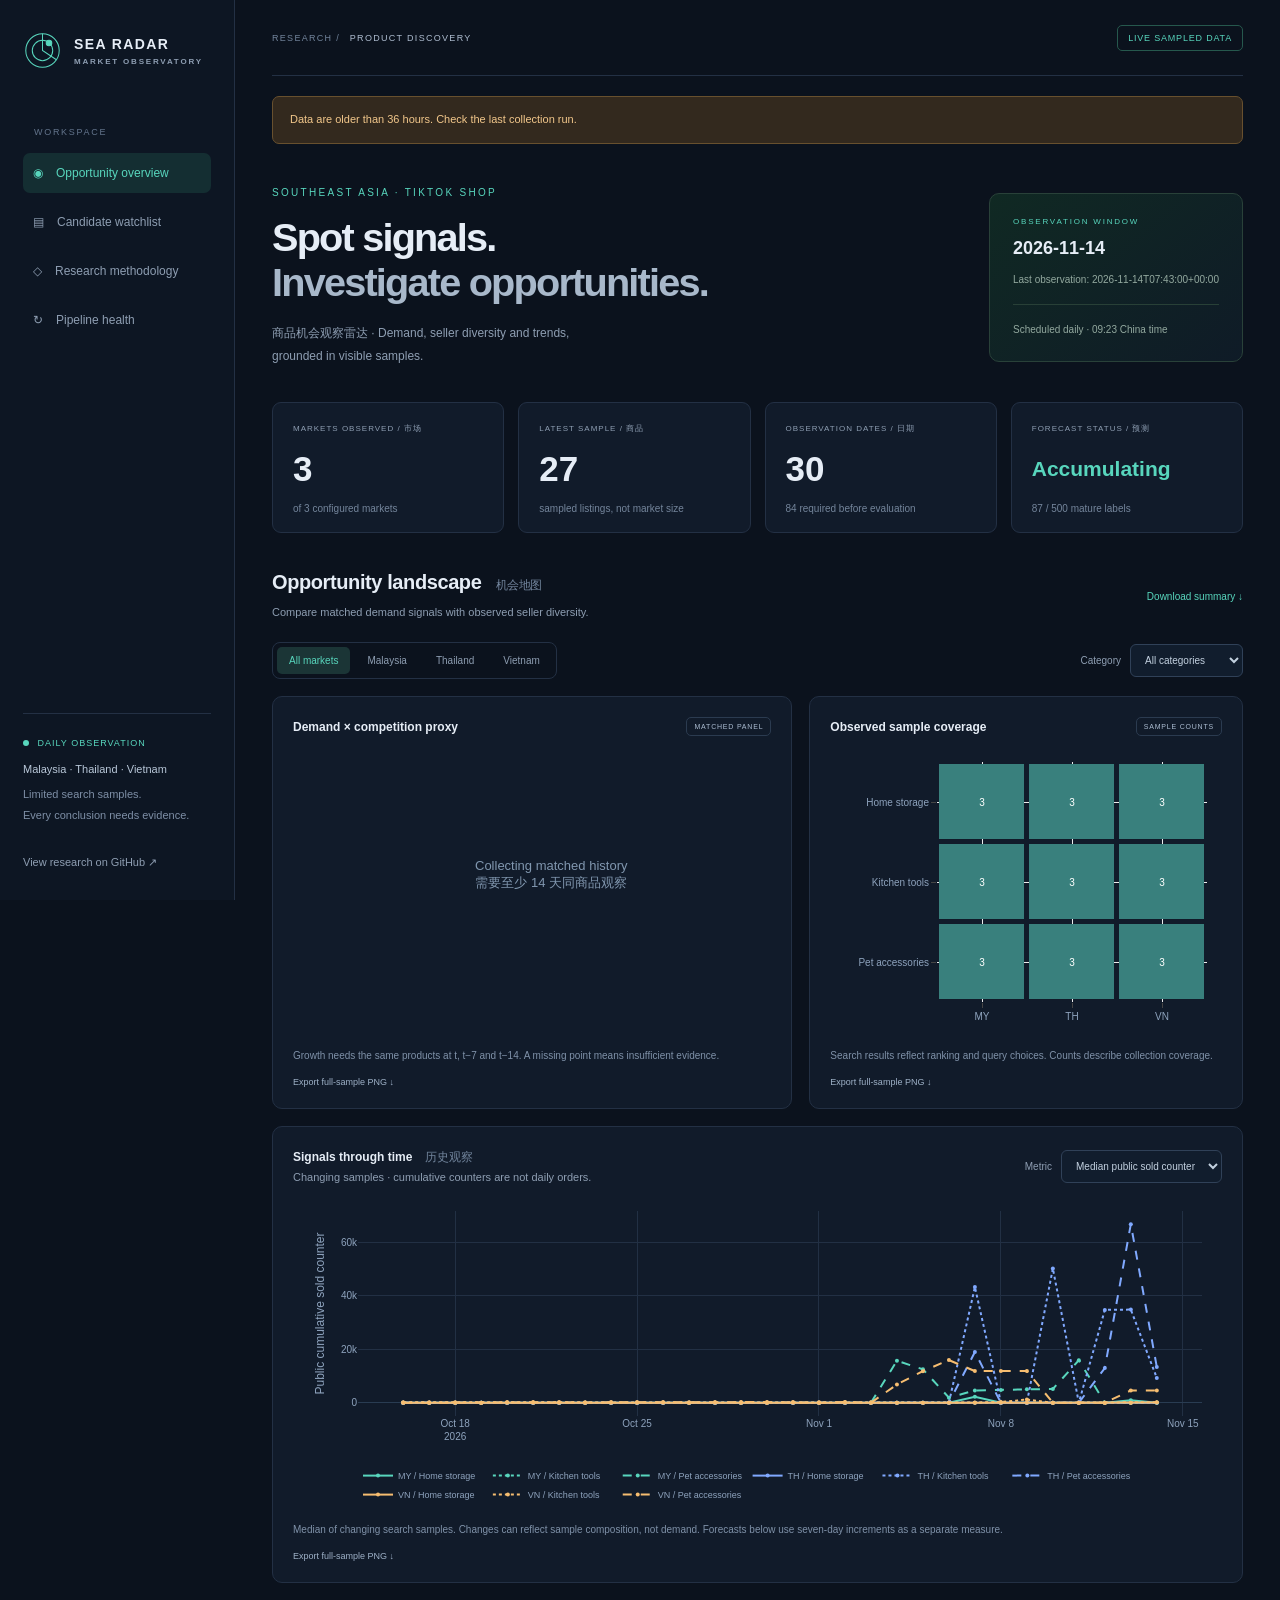
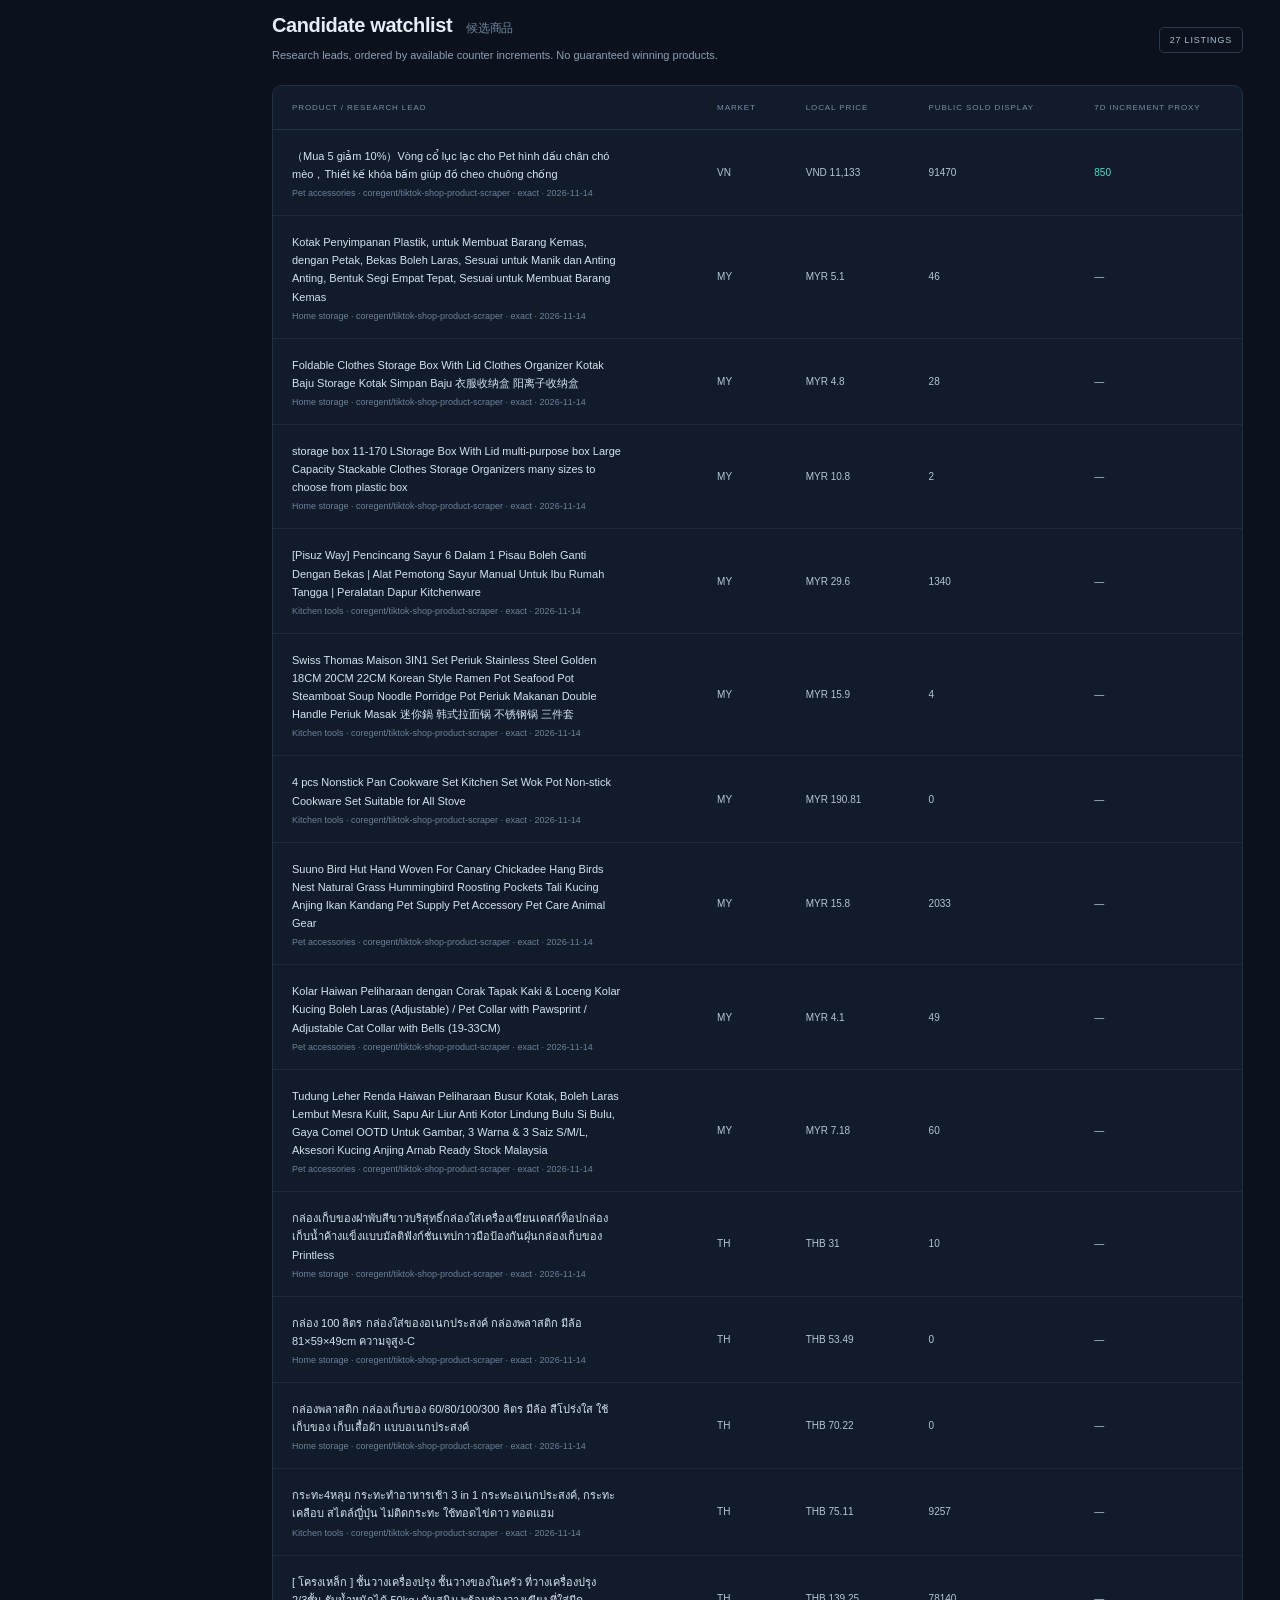
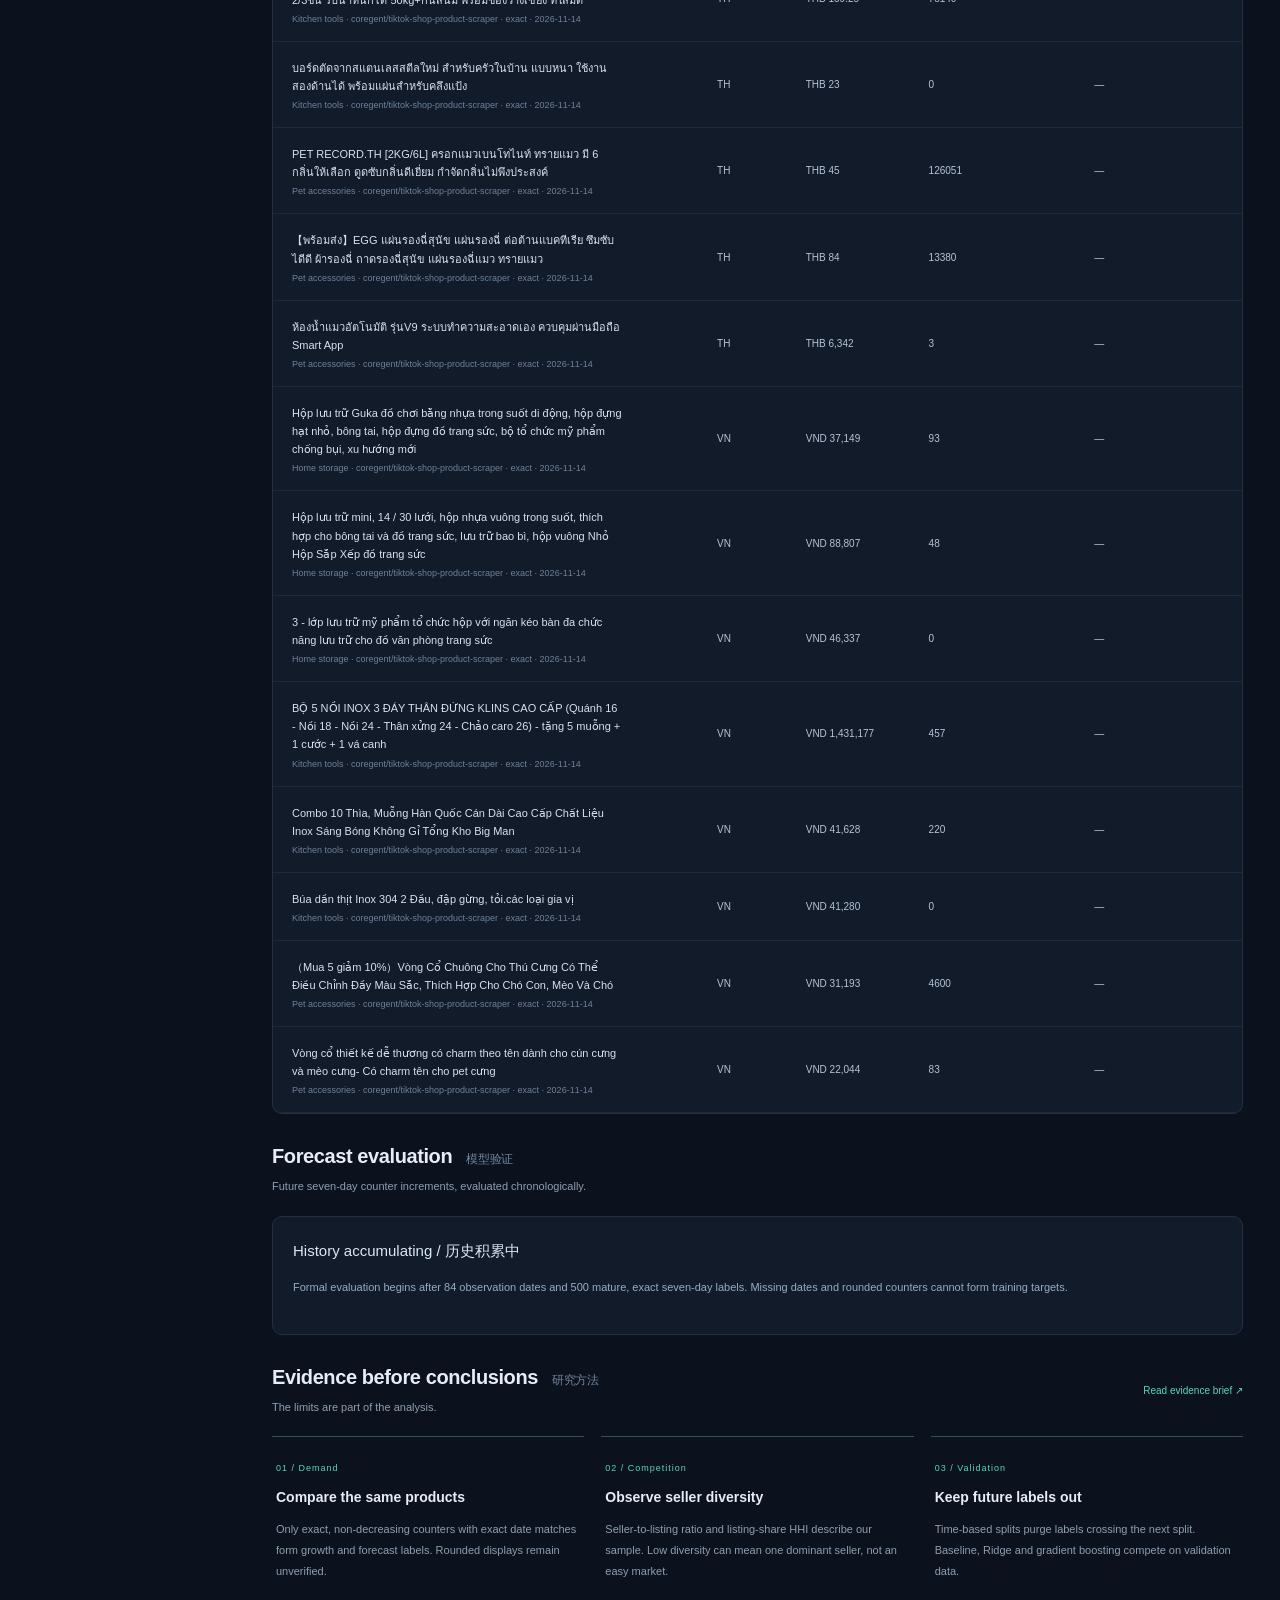
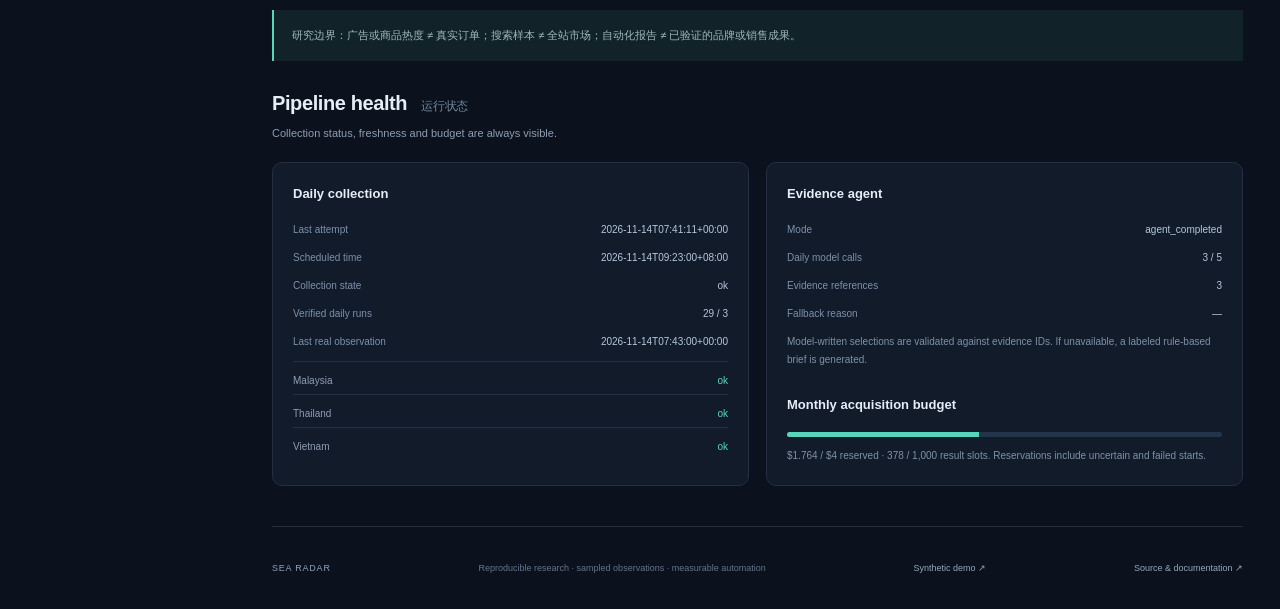
<file: index.html>
<!doctype html>
<html lang="en">
<head>
  <meta charset="utf-8"><meta name="viewport" content="width=device-width,initial-scale=1">
  <meta name="description" content="A transparent, sampled Southeast Asia TikTok Shop research observatory.">
  <title>SEA Radar — Product Opportunity Observatory</title>
  <link rel="stylesheet" href="assets/style.css">
  <script defer src="assets/plotly.min.js"></script><script defer src="assets/app.js"></script>
</head>
<body>
<a class="skip" href="#overview">Skip to analysis</a>
<aside class="sidebar">
  <a class="brand" href="#overview"><svg aria-hidden="true" viewBox="0 0 42 42"><circle cx="21" cy="21" r="18"/><circle cx="21" cy="21" r="11"/><path d="M21 3v18l15 10"/><circle class="dot" cx="28" cy="13" r="3"/></svg><span>SEA RADAR<small>MARKET OBSERVATORY</small></span></a>
  <div class="navlabel">WORKSPACE</div>
  <nav><a class="active" href="#overview">◉ <span>Opportunity overview</span></a><a href="#candidates">▤ <span>Candidate watchlist</span></a><a href="#methodology">◇ <span>Research methodology</span></a><a href="#operations">↻ <span>Pipeline health</span></a></nav>
  <div class="sidebar-note"><span class="pulse"></span> DAILY OBSERVATION<br><p>Malaysia · Thailand · Vietnam</p><small>Limited search samples.<br>Every conclusion needs evidence.</small></div>
  <a class="repo" href="https://github.com/xuanbomalay/sea-tiktok-opportunity-radar" target="_blank" rel="noopener">View research on GitHub ↗</a>
</aside>
<main>
  <header class="topbar"><div>RESEARCH / <strong>PRODUCT DISCOVERY</strong></div><span id="mode-badge" class="badge">Loading evidence…</span></header>
  <section id="overview">
    <div id="demo-warning" class="warning" hidden>SYNTHETIC DEMONSTRATION / 合成数据演示 — These are invented test fixtures, not market findings.</div>
    <div id="health-warning" class="warning" hidden></div>
    <div class="hero"><div><div class="eyebrow">SOUTHEAST ASIA · TIKTOK SHOP</div><h1>Spot signals.<br><span>Investigate opportunities.</span></h1><p>商品机会观察雷达 · Demand, seller diversity and trends,<br class="desktop"> grounded in visible samples.</p></div><div class="hero-stamp"><span>OBSERVATION WINDOW</span><strong id="asof">Awaiting collection</strong><small id="freshness">History starts with the first verified sample.</small><div class="stamp-line"></div><small>Scheduled daily · 09:23 China time</small></div></div>
    <div class="metrics"><article><span>MARKETS OBSERVED / 市场</span><strong id="markets">—</strong><small>of 3 configured markets</small></article><article><span>LATEST SAMPLE / 商品</span><strong id="products">—</strong><small>sampled listings, not market size</small></article><article><span>OBSERVATION DATES / 日期</span><strong id="dates">—</strong><small>84 required before evaluation</small></article><article><span>FORECAST STATUS / 预测</span><strong class="word" id="forecast-status">Waiting</strong><small id="label-count">500 mature labels required</small></article></div>
    <div class="section-heading"><div><h2>Opportunity landscape <span>机会地图</span></h2><p>Compare matched demand signals with observed seller diversity.</p></div><a class="text-link" href="data/summary.csv" download>Download summary ↓</a></div>
    <div class="filters"><div class="country-buttons" role="group" aria-label="Market filter"><button class="selected" data-country="all" aria-pressed="true">All markets</button><button data-country="MY" aria-pressed="false">Malaysia</button><button data-country="TH" aria-pressed="false">Thailand</button><button data-country="VN" aria-pressed="false">Vietnam</button></div><label>Category <select id="niche"><option value="all">All categories</option><option value="storage">Home storage</option><option value="kitchen">Kitchen tools</option><option value="pets">Pet accessories</option></select></label></div>
    <div class="chart-grid"><article class="panel"><div class="panel-title"><h3>Demand × competition proxy</h3><span class="tag">MATCHED PANEL</span></div><div id="opportunity" class="chart" role="img" aria-label="Opportunity bubble chart"></div><p class="footnote">Growth needs the same products at t, t−7 and t−14. A missing point means insufficient evidence.</p><a href="charts/opportunity.png" download class="image-link">Export full-sample PNG ↓</a></article><article class="panel"><div class="panel-title"><h3>Observed sample coverage</h3><span class="tag">SAMPLE COUNTS</span></div><div id="coverage" class="chart" role="img" aria-label="Country and category sample heatmap"></div><p class="footnote">Search results reflect ranking and query choices. Counts describe collection coverage.</p><a href="charts/coverage.png" download class="image-link">Export full-sample PNG ↓</a></article></div>
    <article class="panel trend-panel"><div class="panel-title"><div><h3>Signals through time <span>历史观察</span></h3><p>Changing samples · cumulative counters are not daily orders.</p></div><label>Metric <select id="trend-metric"><option value="median_sold_count">Median public sold counter</option><option value="median_price">Median local price</option></select></label></div><div id="trend" class="wide-chart" role="img" aria-label="Observed product trends"></div><p id="trend-note" class="footnote"></p><a href="charts/trends.png" download class="image-link">Export full-sample PNG ↓</a></article>
  </section>
  <section id="candidates"><div class="section-heading"><div><h2>Candidate watchlist <span>候选商品</span></h2><p>Research leads, ordered by available counter increments. No guaranteed winning products.</p></div><span id="watch-count" class="tag">0 LISTINGS</span></div><div class="table-wrap"><table><thead><tr><th>PRODUCT / RESEARCH LEAD</th><th>MARKET</th><th>LOCAL PRICE</th><th>PUBLIC SOLD DISPLAY</th><th>7D INCREMENT PROXY</th></tr></thead><tbody id="watchlist"></tbody></table><div id="empty-watchlist" class="empty"><span>◎</span><h3>Waiting for real observations</h3><p>The collector has not returned verified product samples yet.<br>Once connected, this list updates automatically.</p></div></div></section>
  <section id="model"><div class="section-heading"><div><h2>Forecast evaluation <span>模型验证</span></h2><p>Future seven-day counter increments, evaluated chronologically.</p></div></div><article class="panel model-panel"><div id="evaluation"></div><div id="forecasts"></div></article></section>
  <section id="methodology"><div class="section-heading"><div><h2>Evidence before conclusions <span>研究方法</span></h2><p>The limits are part of the analysis.</p></div><a class="text-link" href="data/report.md" target="_blank" rel="noopener">Read evidence brief ↗</a></div><div class="method-grid"><article><b>01 / Demand</b><h3>Compare the same products</h3><p>Only exact, non-decreasing counters with exact date matches form growth and forecast labels. Rounded displays remain unverified.</p></article><article><b>02 / Competition</b><h3>Observe seller diversity</h3><p>Seller-to-listing ratio and listing-share HHI describe our sample. Low diversity can mean one dominant seller, not an easy market.</p></article><article><b>03 / Validation</b><h3>Keep future labels out</h3><p>Time-based splits purge labels crossing the next split. Baseline, Ridge and gradient boosting compete on validation data.</p></article></div><div class="callout">研究边界：广告或商品热度 ≠ 真实订单；搜索样本 ≠ 全站市场；自动化报告 ≠ 已验证的品牌或销售成果。</div></section>
  <section id="operations"><div class="section-heading"><div><h2>Pipeline health <span>运行状态</span></h2><p>Collection status, freshness and budget are always visible.</p></div></div><div class="ops-grid"><article class="panel"><h3>Daily collection</h3><dl id="operation-details"></dl><div id="market-health"></div></article><article class="panel"><h3>Evidence agent</h3><dl id="agent-details"></dl><p class="footnote">Model-written selections are validated against evidence IDs. If unavailable, a labeled rule-based brief is generated.</p><h3 class="budget-title">Monthly acquisition budget</h3><div class="budget-track"><div id="budget-fill"></div></div><p id="budget-text" class="footnote">No collection spend recorded.</p></article></div></section>
  <footer>SEA RADAR <span>Reproducible research · sampled observations · measurable automation</span><a id="demo-link" href="demo/">Synthetic demo ↗</a><a href="https://github.com/xuanbomalay/sea-tiktok-opportunity-radar" target="_blank" rel="noopener">Source & documentation ↗</a></footer>
</main>
</body></html>
</file>
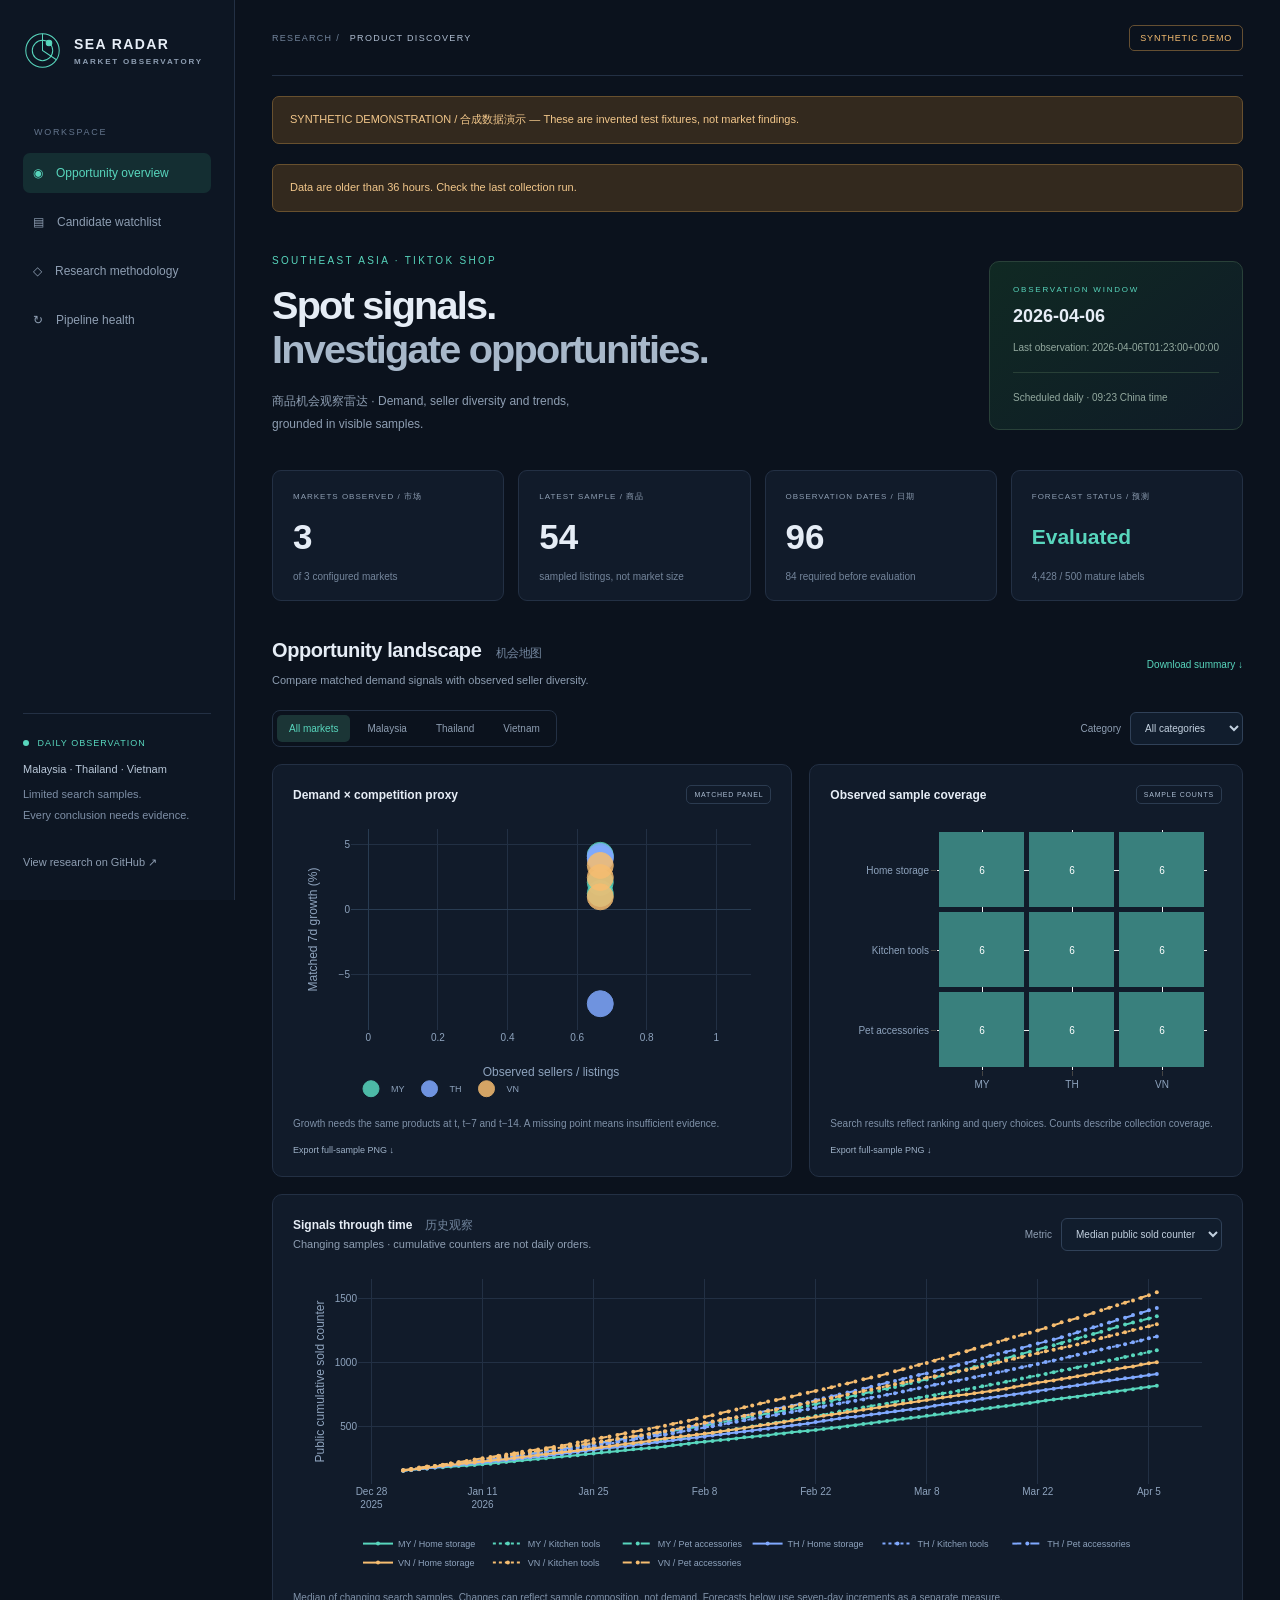
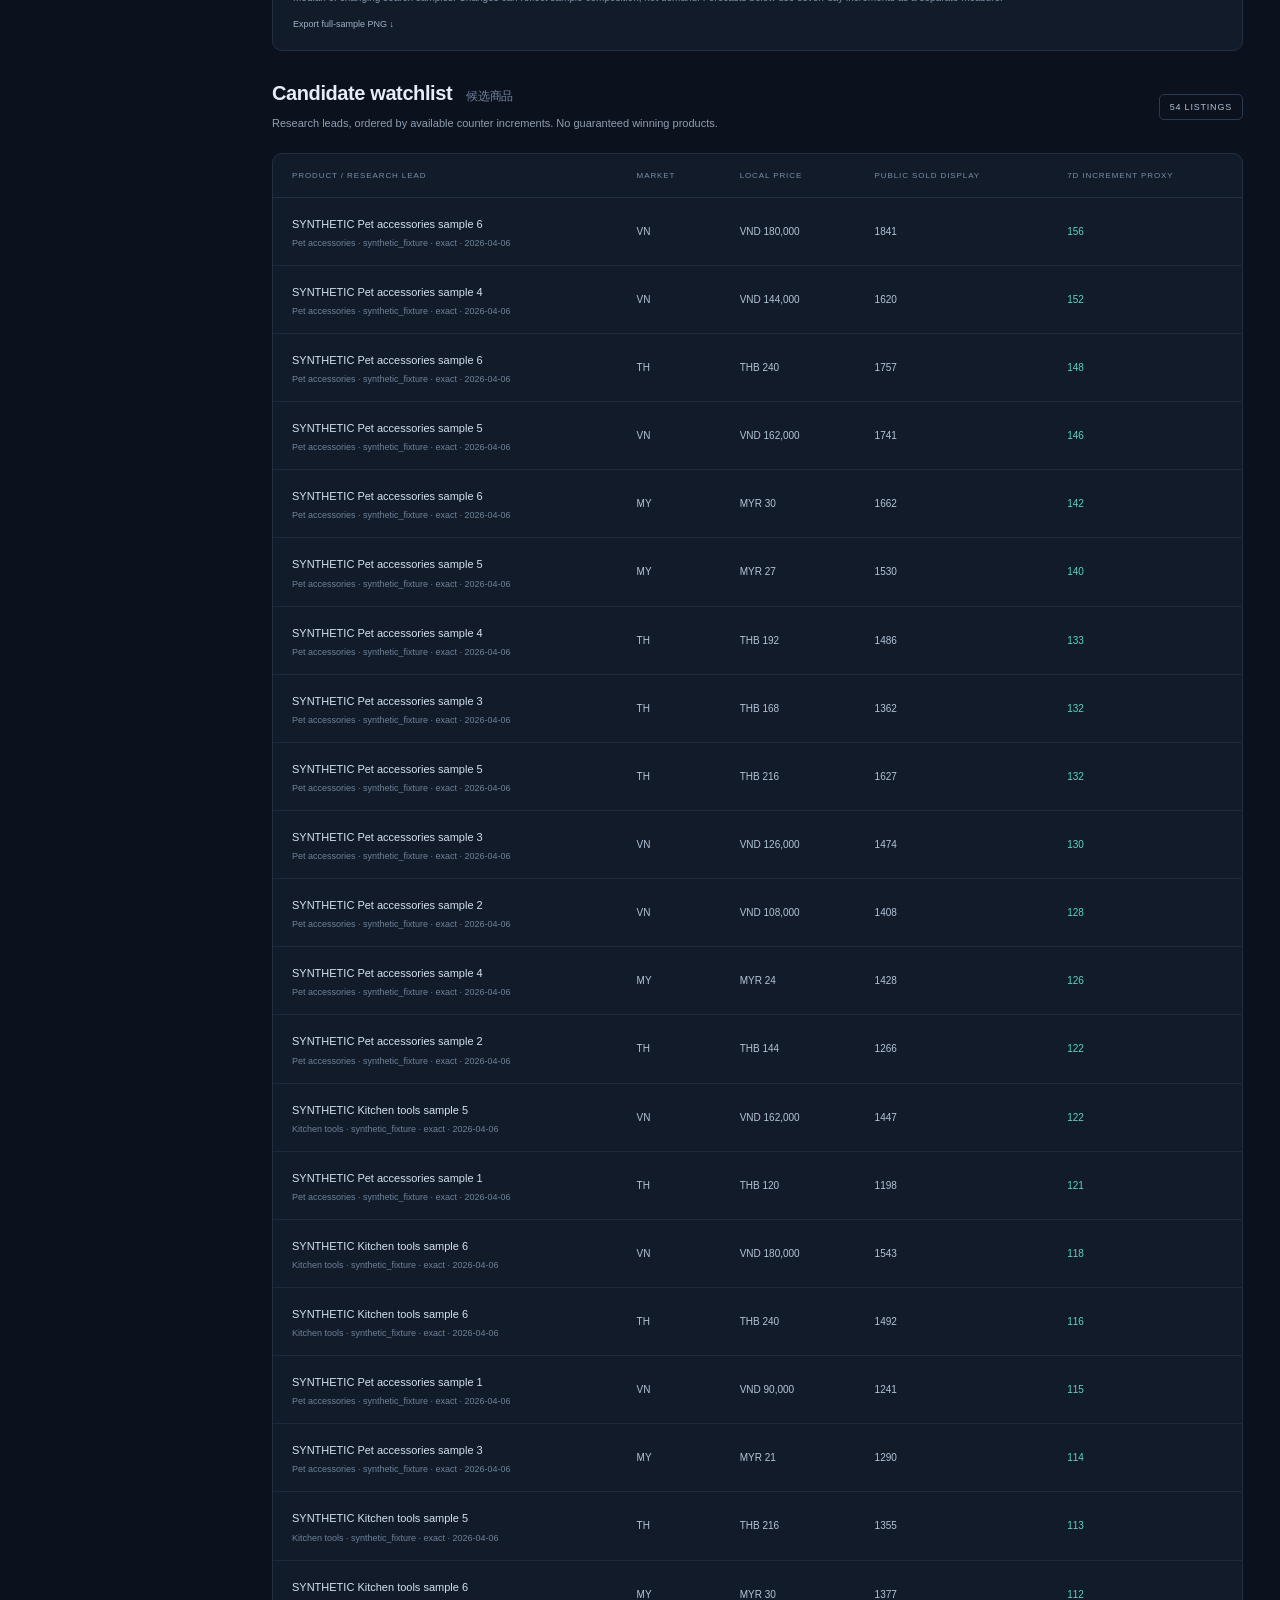
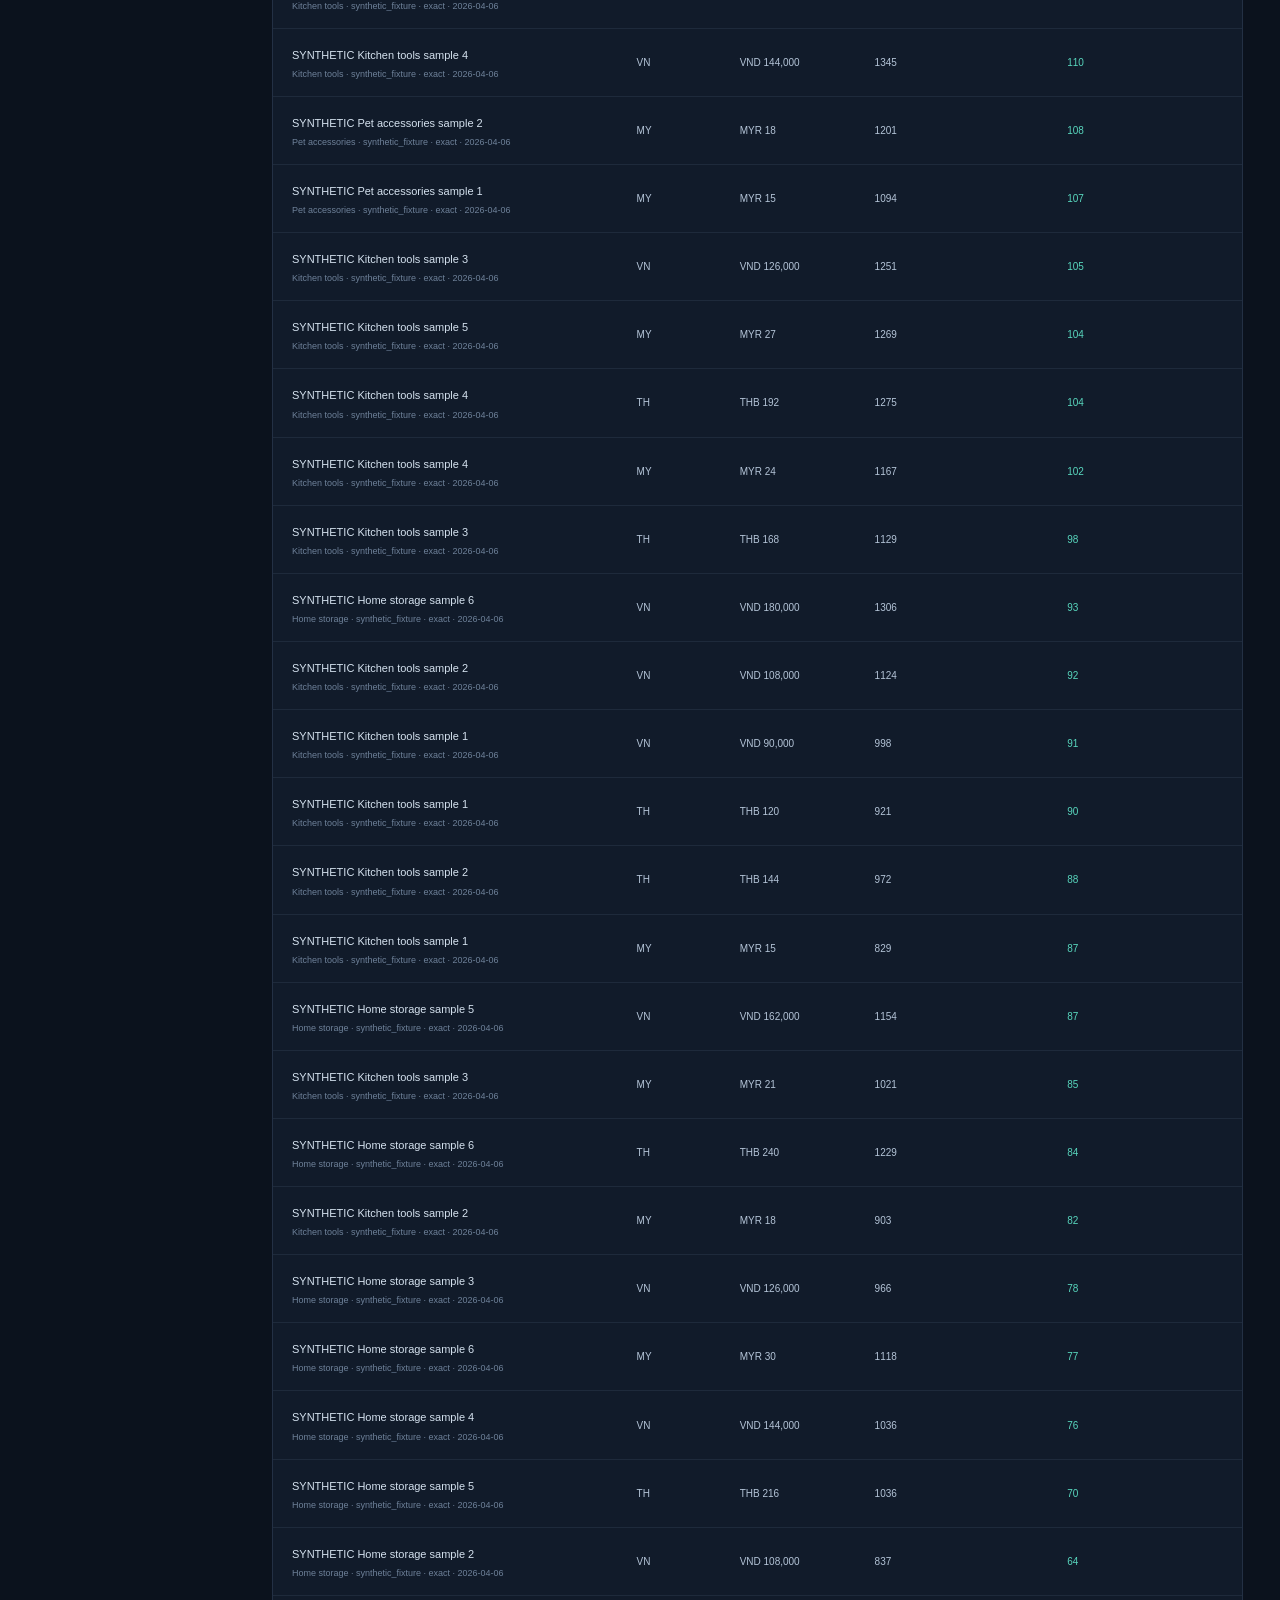
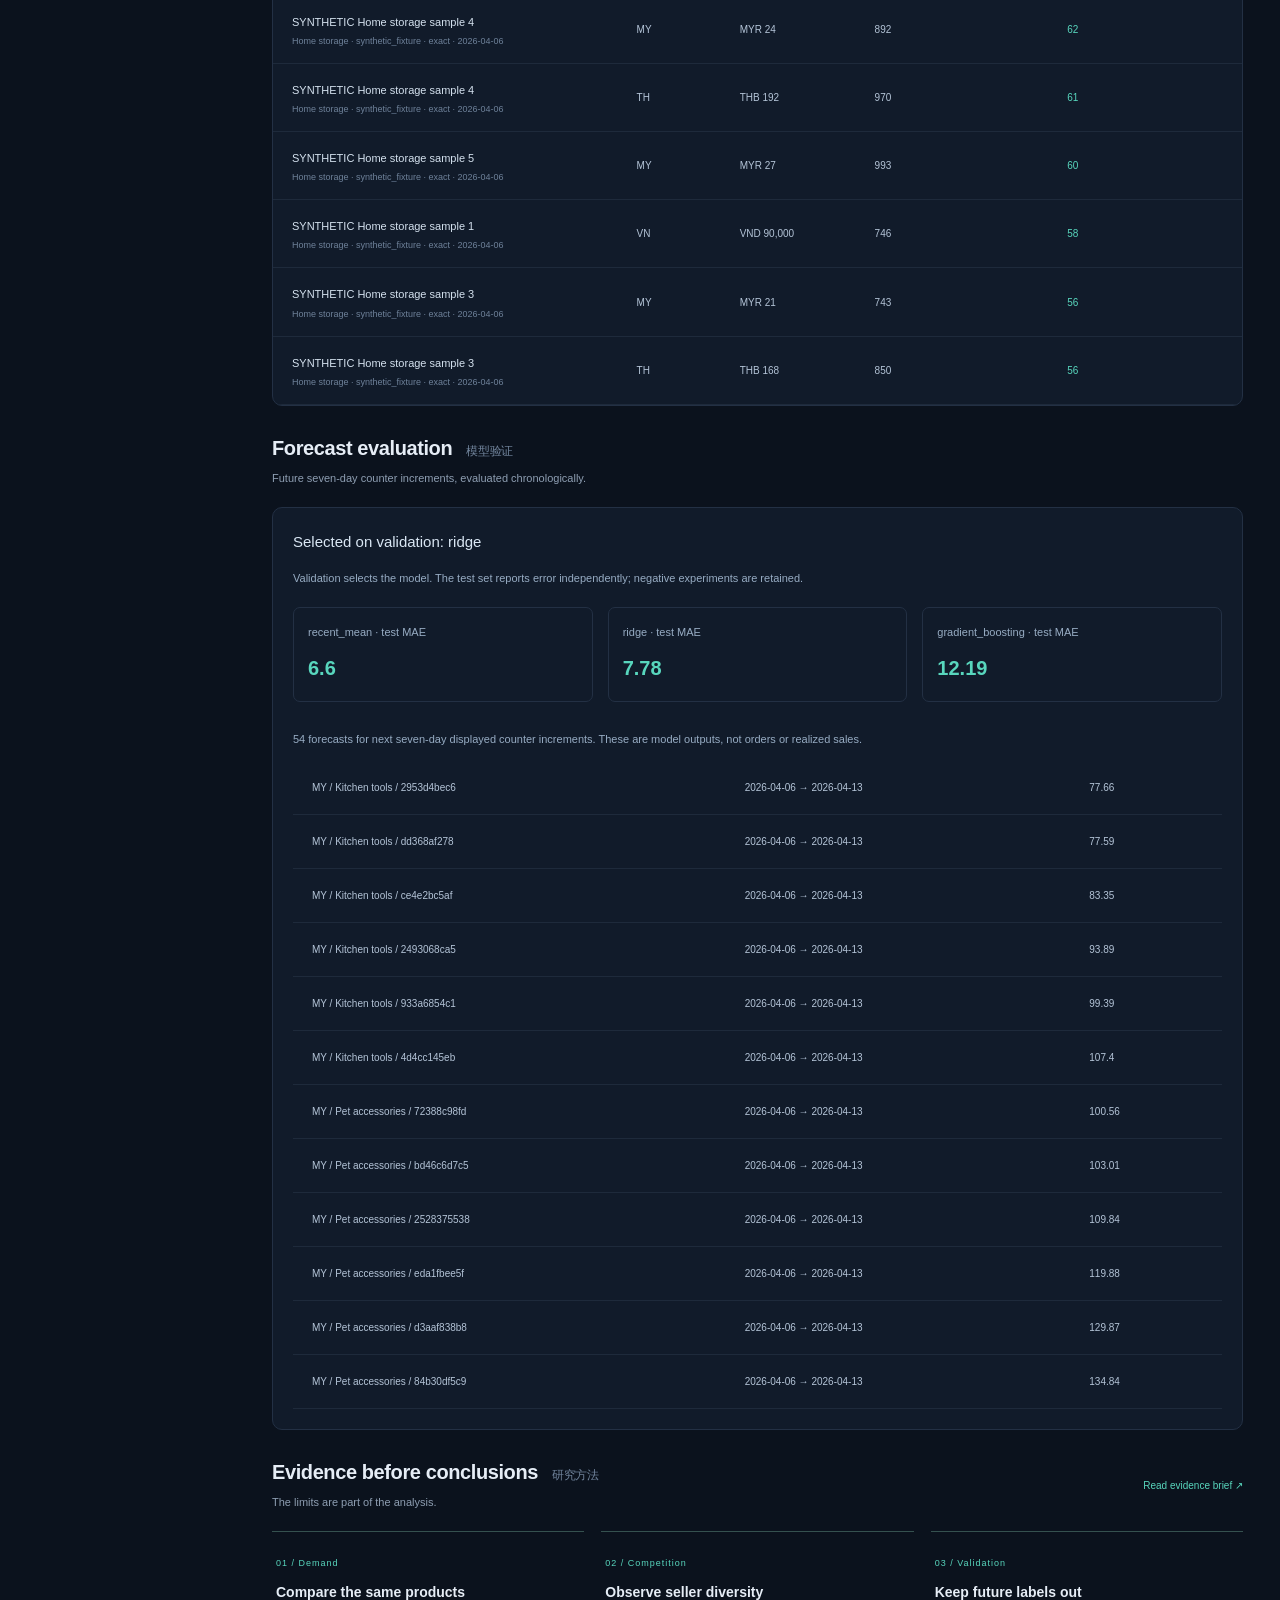
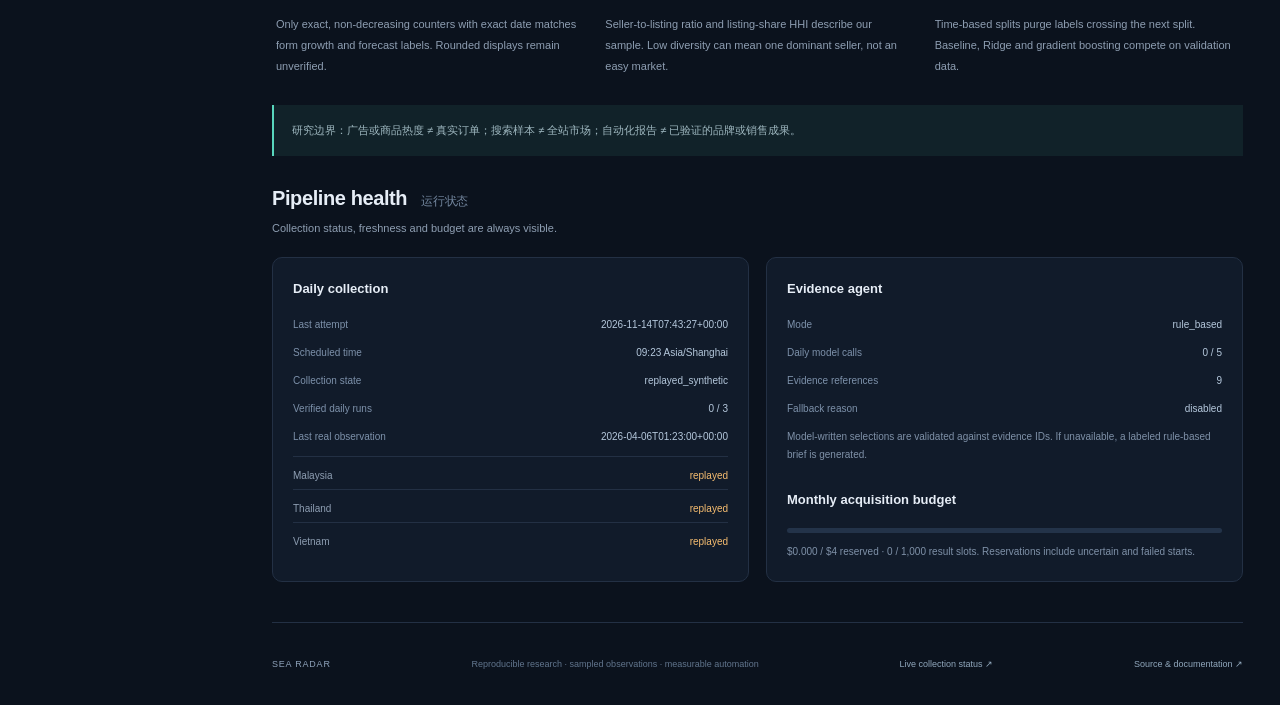
<file: demo/index.html>
<!doctype html>
<html lang="en">
<head>
  <meta charset="utf-8"><meta name="viewport" content="width=device-width,initial-scale=1">
  <meta name="description" content="A transparent, sampled Southeast Asia TikTok Shop research observatory.">
  <title>SEA Radar — Product Opportunity Observatory</title>
  <link rel="stylesheet" href="../assets/style.css">
  <script defer src="../assets/plotly.min.js"></script><script defer src="../assets/app.js"></script>
</head>
<body>
<a class="skip" href="#overview">Skip to analysis</a>
<aside class="sidebar">
  <a class="brand" href="#overview"><svg aria-hidden="true" viewBox="0 0 42 42"><circle cx="21" cy="21" r="18"/><circle cx="21" cy="21" r="11"/><path d="M21 3v18l15 10"/><circle class="dot" cx="28" cy="13" r="3"/></svg><span>SEA RADAR<small>MARKET OBSERVATORY</small></span></a>
  <div class="navlabel">WORKSPACE</div>
  <nav><a class="active" href="#overview">◉ <span>Opportunity overview</span></a><a href="#candidates">▤ <span>Candidate watchlist</span></a><a href="#methodology">◇ <span>Research methodology</span></a><a href="#operations">↻ <span>Pipeline health</span></a></nav>
  <div class="sidebar-note"><span class="pulse"></span> DAILY OBSERVATION<br><p>Malaysia · Thailand · Vietnam</p><small>Limited search samples.<br>Every conclusion needs evidence.</small></div>
  <a class="repo" href="https://github.com/xuanbomalay/sea-tiktok-opportunity-radar" target="_blank" rel="noopener">View research on GitHub ↗</a>
</aside>
<main>
  <header class="topbar"><div>RESEARCH / <strong>PRODUCT DISCOVERY</strong></div><span id="mode-badge" class="badge">Loading evidence…</span></header>
  <section id="overview">
    <div id="demo-warning" class="warning" hidden>SYNTHETIC DEMONSTRATION / 合成数据演示 — These are invented test fixtures, not market findings.</div>
    <div id="health-warning" class="warning" hidden></div>
    <div class="hero"><div><div class="eyebrow">SOUTHEAST ASIA · TIKTOK SHOP</div><h1>Spot signals.<br><span>Investigate opportunities.</span></h1><p>商品机会观察雷达 · Demand, seller diversity and trends,<br class="desktop"> grounded in visible samples.</p></div><div class="hero-stamp"><span>OBSERVATION WINDOW</span><strong id="asof">Awaiting collection</strong><small id="freshness">History starts with the first verified sample.</small><div class="stamp-line"></div><small>Scheduled daily · 09:23 China time</small></div></div>
    <div class="metrics"><article><span>MARKETS OBSERVED / 市场</span><strong id="markets">—</strong><small>of 3 configured markets</small></article><article><span>LATEST SAMPLE / 商品</span><strong id="products">—</strong><small>sampled listings, not market size</small></article><article><span>OBSERVATION DATES / 日期</span><strong id="dates">—</strong><small>84 required before evaluation</small></article><article><span>FORECAST STATUS / 预测</span><strong class="word" id="forecast-status">Waiting</strong><small id="label-count">500 mature labels required</small></article></div>
    <div class="section-heading"><div><h2>Opportunity landscape <span>机会地图</span></h2><p>Compare matched demand signals with observed seller diversity.</p></div><a class="text-link" href="data/summary.csv" download>Download summary ↓</a></div>
    <div class="filters"><div class="country-buttons" role="group" aria-label="Market filter"><button class="selected" data-country="all" aria-pressed="true">All markets</button><button data-country="MY" aria-pressed="false">Malaysia</button><button data-country="TH" aria-pressed="false">Thailand</button><button data-country="VN" aria-pressed="false">Vietnam</button></div><label>Category <select id="niche"><option value="all">All categories</option><option value="storage">Home storage</option><option value="kitchen">Kitchen tools</option><option value="pets">Pet accessories</option></select></label></div>
    <div class="chart-grid"><article class="panel"><div class="panel-title"><h3>Demand × competition proxy</h3><span class="tag">MATCHED PANEL</span></div><div id="opportunity" class="chart" role="img" aria-label="Opportunity bubble chart"></div><p class="footnote">Growth needs the same products at t, t−7 and t−14. A missing point means insufficient evidence.</p><a href="charts/opportunity.png" download class="image-link">Export full-sample PNG ↓</a></article><article class="panel"><div class="panel-title"><h3>Observed sample coverage</h3><span class="tag">SAMPLE COUNTS</span></div><div id="coverage" class="chart" role="img" aria-label="Country and category sample heatmap"></div><p class="footnote">Search results reflect ranking and query choices. Counts describe collection coverage.</p><a href="charts/coverage.png" download class="image-link">Export full-sample PNG ↓</a></article></div>
    <article class="panel trend-panel"><div class="panel-title"><div><h3>Signals through time <span>历史观察</span></h3><p>Changing samples · cumulative counters are not daily orders.</p></div><label>Metric <select id="trend-metric"><option value="median_sold_count">Median public sold counter</option><option value="median_price">Median local price</option></select></label></div><div id="trend" class="wide-chart" role="img" aria-label="Observed product trends"></div><p id="trend-note" class="footnote"></p><a href="charts/trends.png" download class="image-link">Export full-sample PNG ↓</a></article>
  </section>
  <section id="candidates"><div class="section-heading"><div><h2>Candidate watchlist <span>候选商品</span></h2><p>Research leads, ordered by available counter increments. No guaranteed winning products.</p></div><span id="watch-count" class="tag">0 LISTINGS</span></div><div class="table-wrap"><table><thead><tr><th>PRODUCT / RESEARCH LEAD</th><th>MARKET</th><th>LOCAL PRICE</th><th>PUBLIC SOLD DISPLAY</th><th>7D INCREMENT PROXY</th></tr></thead><tbody id="watchlist"></tbody></table><div id="empty-watchlist" class="empty"><span>◎</span><h3>Waiting for real observations</h3><p>The collector has not returned verified product samples yet.<br>Once connected, this list updates automatically.</p></div></div></section>
  <section id="model"><div class="section-heading"><div><h2>Forecast evaluation <span>模型验证</span></h2><p>Future seven-day counter increments, evaluated chronologically.</p></div></div><article class="panel model-panel"><div id="evaluation"></div><div id="forecasts"></div></article></section>
  <section id="methodology"><div class="section-heading"><div><h2>Evidence before conclusions <span>研究方法</span></h2><p>The limits are part of the analysis.</p></div><a class="text-link" href="data/report.md" target="_blank" rel="noopener">Read evidence brief ↗</a></div><div class="method-grid"><article><b>01 / Demand</b><h3>Compare the same products</h3><p>Only exact, non-decreasing counters with exact date matches form growth and forecast labels. Rounded displays remain unverified.</p></article><article><b>02 / Competition</b><h3>Observe seller diversity</h3><p>Seller-to-listing ratio and listing-share HHI describe our sample. Low diversity can mean one dominant seller, not an easy market.</p></article><article><b>03 / Validation</b><h3>Keep future labels out</h3><p>Time-based splits purge labels crossing the next split. Baseline, Ridge and gradient boosting compete on validation data.</p></article></div><div class="callout">研究边界：广告或商品热度 ≠ 真实订单；搜索样本 ≠ 全站市场；自动化报告 ≠ 已验证的品牌或销售成果。</div></section>
  <section id="operations"><div class="section-heading"><div><h2>Pipeline health <span>运行状态</span></h2><p>Collection status, freshness and budget are always visible.</p></div></div><div class="ops-grid"><article class="panel"><h3>Daily collection</h3><dl id="operation-details"></dl><div id="market-health"></div></article><article class="panel"><h3>Evidence agent</h3><dl id="agent-details"></dl><p class="footnote">Model-written selections are validated against evidence IDs. If unavailable, a labeled rule-based brief is generated.</p><h3 class="budget-title">Monthly acquisition budget</h3><div class="budget-track"><div id="budget-fill"></div></div><p id="budget-text" class="footnote">No collection spend recorded.</p></article></div></section>
  <footer>SEA RADAR <span>Reproducible research · sampled observations · measurable automation</span><a id="demo-link" href="demo/">Synthetic demo ↗</a><a href="https://github.com/xuanbomalay/sea-tiktok-opportunity-radar" target="_blank" rel="noopener">Source & documentation ↗</a></footer>
</main>
</body></html>
</file>
<file: assets/style.css>
:root{--bg:#0b121d;--panel:#111b2a;--border:#233044;--text:#e6edf6;--muted:#8e9eb2;--teal:#58d6bd;--amber:#f6bd70}*{box-sizing:border-box}html{scroll-behavior:smooth;scroll-padding-top:30px}body{margin:0;background:var(--bg);color:var(--text);font-family:Inter,"Segoe UI",Arial,"Microsoft YaHei",sans-serif;font-size:14px}a{color:inherit;text-decoration:none}button,select{font:inherit}button,a,select{outline-offset:5px}button:focus-visible,a:focus-visible,select:focus-visible{outline:2px solid var(--teal)}.skip{position:absolute;left:20px;top:-60px;z-index:10;background:var(--teal);color:#081d19;padding:12px}.skip:focus{top:10px}.sidebar{position:fixed;inset:0 auto 0 0;width:235px;border-right:1px solid var(--border);padding:31px 23px;background:#0d1623;display:flex;flex-direction:column}.brand{display:flex;align-items:center;gap:12px;font-weight:800;letter-spacing:1.4px}.brand svg{width:39px;fill:none;stroke:var(--teal);stroke-width:1.1}.brand .dot{fill:var(--teal)}.brand small{display:block;font-size:8px;color:var(--muted);letter-spacing:1.8px;margin-top:5px}.navlabel{font-size:9px;color:#63748c;letter-spacing:1.7px;margin:57px 11px 16px}nav{display:flex;flex-direction:column;gap:9px}nav a{padding:13px 10px;border-radius:7px;color:var(--muted);font-size:12px;display:flex;gap:13px}nav a:hover,nav a.active{background:#142e32;color:var(--teal)}.sidebar-note{margin-top:auto;border-top:1px solid var(--border);padding-top:24px;font-size:9px;letter-spacing:1px;color:var(--teal)}.sidebar-note p{font-size:11px;color:#b8c7d8;letter-spacing:0;margin:15px 0 9px}.sidebar-note small{color:#7e8fa6;font-size:11px;line-height:1.9;letter-spacing:0}.pulse{display:inline-block;width:6px;height:6px;background:var(--teal);border-radius:50%;margin-right:5px}.repo{font-size:11px;color:var(--muted);margin-top:30px}main{margin-left:235px;padding:0 37px;max-width:1850px}.topbar{height:76px;display:flex;align-items:center;justify-content:space-between;border-bottom:1px solid var(--border);color:#72849b;font-size:9px;letter-spacing:1.3px}.topbar strong{font-weight:500;color:#afbdd0;margin-left:6px}.badge,.tag{font-size:9px;letter-spacing:.8px;padding:7px 10px;border:1px solid #2b3b50;border-radius:5px;color:#adbed3;white-space:nowrap}.badge.live{color:var(--teal);border-color:#26584d}.badge.demo{color:var(--amber);border-color:#654f32}.hero{display:flex;justify-content:space-between;gap:28px;padding:43px 0 31px}.eyebrow{font-size:10px;letter-spacing:2.3px;color:var(--teal);margin-bottom:17px}h1{font-size:clamp(30px,3.1vw,49px);font-weight:650;line-height:1.13;margin:0;letter-spacing:-1.8px}h1 span{color:#a8b8ca}.hero p{font-size:12px;color:var(--muted);line-height:1.9;margin:18px 0 0}.hero-stamp{min-width:230px;align-self:center;border:1px solid #294139;border-radius:10px;background:linear-gradient(140deg,#102923,#0f1b27);padding:23px}.hero-stamp>span{display:block;font-size:8px;color:var(--teal);letter-spacing:1.8px}.hero-stamp strong{display:block;font-size:18px;margin:12px 0}.hero-stamp small{display:block;font-size:10px;line-height:1.7;color:#93a99f}.stamp-line{height:1px;background:#284037;margin:16px 0}.metrics{display:grid;grid-template-columns:repeat(4,1fr);gap:14px;margin:3px 0 38px}.metrics article{padding:20px 20px 17px;border:1px solid var(--border);background:var(--panel);border-radius:9px}.metrics article>span{display:block;color:var(--muted);font-size:8px;letter-spacing:1px}.metrics strong{font-size:35px;font-weight:550;display:block;line-height:1;margin:17px 0 13px}.metrics strong.word{font-size:21px;line-height:35px;color:var(--teal)}.metrics small{font-size:10px;color:#74859b}.section-heading{display:flex;justify-content:space-between;align-items:center;margin:31px 0 20px;gap:15px}h2{font-size:20px;font-weight:550;margin:0 0 9px;letter-spacing:-.4px}h2 span,h3 span{color:#72859d;font-weight:400;font-size:12px;margin-left:9px}.section-heading p,.panel-title p{font-size:11px;color:var(--muted);margin:0;line-height:1.7}.text-link{font-size:10px;color:var(--teal);white-space:nowrap}.filters{display:flex;align-items:center;justify-content:space-between;margin-bottom:17px;gap:12px}.country-buttons{display:flex;gap:5px;padding:4px;border:1px solid var(--border);border-radius:8px}.country-buttons button{border:0;color:var(--muted);background:transparent;border-radius:5px;padding:8px 12px;font-size:10px;cursor:pointer}.country-buttons button.selected{color:var(--teal);background:#1b3536}label{color:var(--muted);font-size:10px;display:flex;align-items:center;gap:9px}select{background:#111d2d;border:1px solid #304158;color:#c2d0df;border-radius:6px;padding:9px 10px;font-size:10px;max-width:230px}.chart-grid{display:grid;grid-template-columns:1.2fr 1fr;gap:17px}.panel{background:var(--panel);border:1px solid var(--border);border-radius:10px;padding:20px;min-width:0}.panel-title{display:flex;align-items:center;justify-content:space-between;gap:12px}.panel-title .tag{font-size:7px;padding:5px 7px}h3{font-size:12px;font-weight:550;margin:0;line-height:1.7}.chart{height:310px;width:100%}.wide-chart{height:335px}.footnote{font-size:10px;color:#7f91a8;line-height:1.8;margin:0}.image-link{display:inline-block;color:#9eb1c7;font-size:9px;margin-top:12px}.trend-panel{margin-top:17px}.table-wrap{background:var(--panel);border:1px solid var(--border);border-radius:10px;overflow-x:auto}table{border-collapse:collapse;width:100%;text-align:left;min-width:700px}th{font-size:8px;color:#7a8ea7;letter-spacing:.9px;font-weight:500;padding:17px 19px;border-bottom:1px solid var(--border)}td{font-size:10px;color:#b4c4d7;padding:17px 19px;border-bottom:1px solid #1e2a3b;vertical-align:middle}.product-title{display:block;color:#d5e2ef;max-width:330px;line-height:1.65;font-size:11px}.product-meta{display:block;color:#6e8199;font-size:9px;margin-top:5px}.counter-exact{color:var(--teal)}.empty{text-align:center;padding:44px 20px;color:#7d91ab}.empty>span{font-size:33px;color:#466579}.empty h3{font-size:14px;color:#b5c8dc;margin:13px 0 8px}.empty p{font-size:11px;line-height:1.9}.method-grid{display:grid;grid-template-columns:repeat(3,1fr);gap:17px}.method-grid article{border-top:1px solid #35514f;padding:21px 4px 10px}.method-grid b{font-size:9px;color:var(--teal);font-weight:500;letter-spacing:1px}.method-grid h3{font-size:14px;margin:12px 0 9px}.method-grid p{font-size:11px;line-height:1.9;color:var(--muted);margin:0}.callout{border-left:2px solid var(--teal);background:#112229;color:#9eb7bf;font-size:11px;line-height:1.9;padding:15px 18px;margin-top:18px}.ops-grid{display:grid;grid-template-columns:1fr 1fr;gap:17px}.ops-grid h3{font-size:13px;margin-bottom:16px}dl{margin:0}dl>div{display:flex;justify-content:space-between;gap:15px;font-size:10px;line-height:1.8;margin-bottom:10px}dt{color:#7d91aa}dd{margin:0;text-align:right;color:#b5c8dc;overflow-wrap:anywhere}.market-health{display:flex;justify-content:space-between;padding-top:13px;border-top:1px solid var(--border);font-size:10px;color:var(--muted);margin-top:8px}.health-ok{color:var(--teal)}.health-failed{color:var(--amber)}.budget-title{margin-top:25px!important}.budget-track{height:5px;background:#233349;border-radius:10px;margin:16px 0 10px;overflow:hidden}#budget-fill{width:0;height:100%;background:var(--teal)}footer{border-top:1px solid var(--border);margin-top:40px;min-height:83px;display:flex;align-items:center;justify-content:space-between;gap:20px;color:#8da1b9;font-size:9px;letter-spacing:.8px}footer span{letter-spacing:0;color:#61758d;font-size:9px}footer a{font-size:9px;color:#91a8bd;letter-spacing:0}.warning{padding:13px 17px;background:#33291e;border:1px solid #68502e;color:#f2c78b;margin-top:20px;border-radius:7px;font-size:11px;line-height:1.8}.warning[hidden]{display:none}.model-panel{font-size:11px;line-height:1.9;color:#97acc3}.model-panel .model-title{font-size:15px;color:#dae7f4;margin-bottom:8px}.evaluation-grid{display:grid;grid-template-columns:repeat(3,1fr);gap:15px;margin-top:18px}.eval-item{border:1px solid var(--border);border-radius:7px;padding:14px}.eval-item strong{display:block;color:var(--teal);font-size:20px;margin-top:6px}#forecasts{margin-top:16px;overflow-x:auto}.load-error{padding:40px;color:var(--amber)}
@media(min-width:1600px){main{padding:0 55px}.hero{padding-top:49px}.chart{height:350px}.wide-chart{height:380px}}@media(max-width:1150px){.sidebar{width:205px;padding:28px 17px}main{margin-left:205px;padding:0 25px}.brand{font-size:12px}.hero-stamp{min-width:190px;padding:19px}.metrics article{padding:16px 12px}.chart-grid{grid-template-columns:1fr}.chart{height:335px}}@media(max-width:780px){.sidebar{position:relative;width:100%;height:auto;padding:17px 20px;border-right:0;border-bottom:1px solid var(--border)}.brand svg{width:30px}.brand small{font-size:7px}.navlabel,.sidebar-note,.repo{display:none}nav{flex-direction:row;gap:6px;margin-top:14px;flex-wrap:wrap}nav a{padding:8px;font-size:10px;gap:7px}main{margin-left:0;padding:0 18px}.topbar{height:59px;font-size:8px;gap:15px}.badge{font-size:8px}.hero{padding-top:29px;flex-direction:column;gap:23px}.hero-stamp{align-self:stretch;min-width:0;padding:18px}.hero-stamp strong{font-size:15px}.hero-stamp .stamp-line{margin:11px 0}.hero-stamp small{font-size:9px}h1{font-size:38px}.hero p{font-size:11px}.metrics{grid-template-columns:repeat(2,1fr);gap:10px;margin-bottom:25px}.metrics strong{font-size:29px}.metrics article{padding:17px}.filters{align-items:flex-start;flex-direction:column}.country-buttons{width:100%;justify-content:space-between}.country-buttons button{padding:8px 9px}.section-heading{align-items:flex-start}h2{font-size:17px}h2 span{display:block;margin:7px 0 0;font-size:10px}.section-heading p{font-size:10px}.text-link{font-size:9px}.panel{padding:15px}.panel-title{align-items:flex-start}.panel-title h3{font-size:11px}.panel-title .tag{font-size:6px}.trend-panel .panel-title{flex-direction:column;gap:15px}.wide-chart{height:300px}.chart{height:290px}.method-grid{grid-template-columns:1fr;gap:8px}.ops-grid{grid-template-columns:1fr}.evaluation-grid{grid-template-columns:1fr}footer{align-items:flex-start;justify-content:flex-start;flex-wrap:wrap;padding:22px 0;gap:15px}footer span{width:100%;order:3}}
</file>
